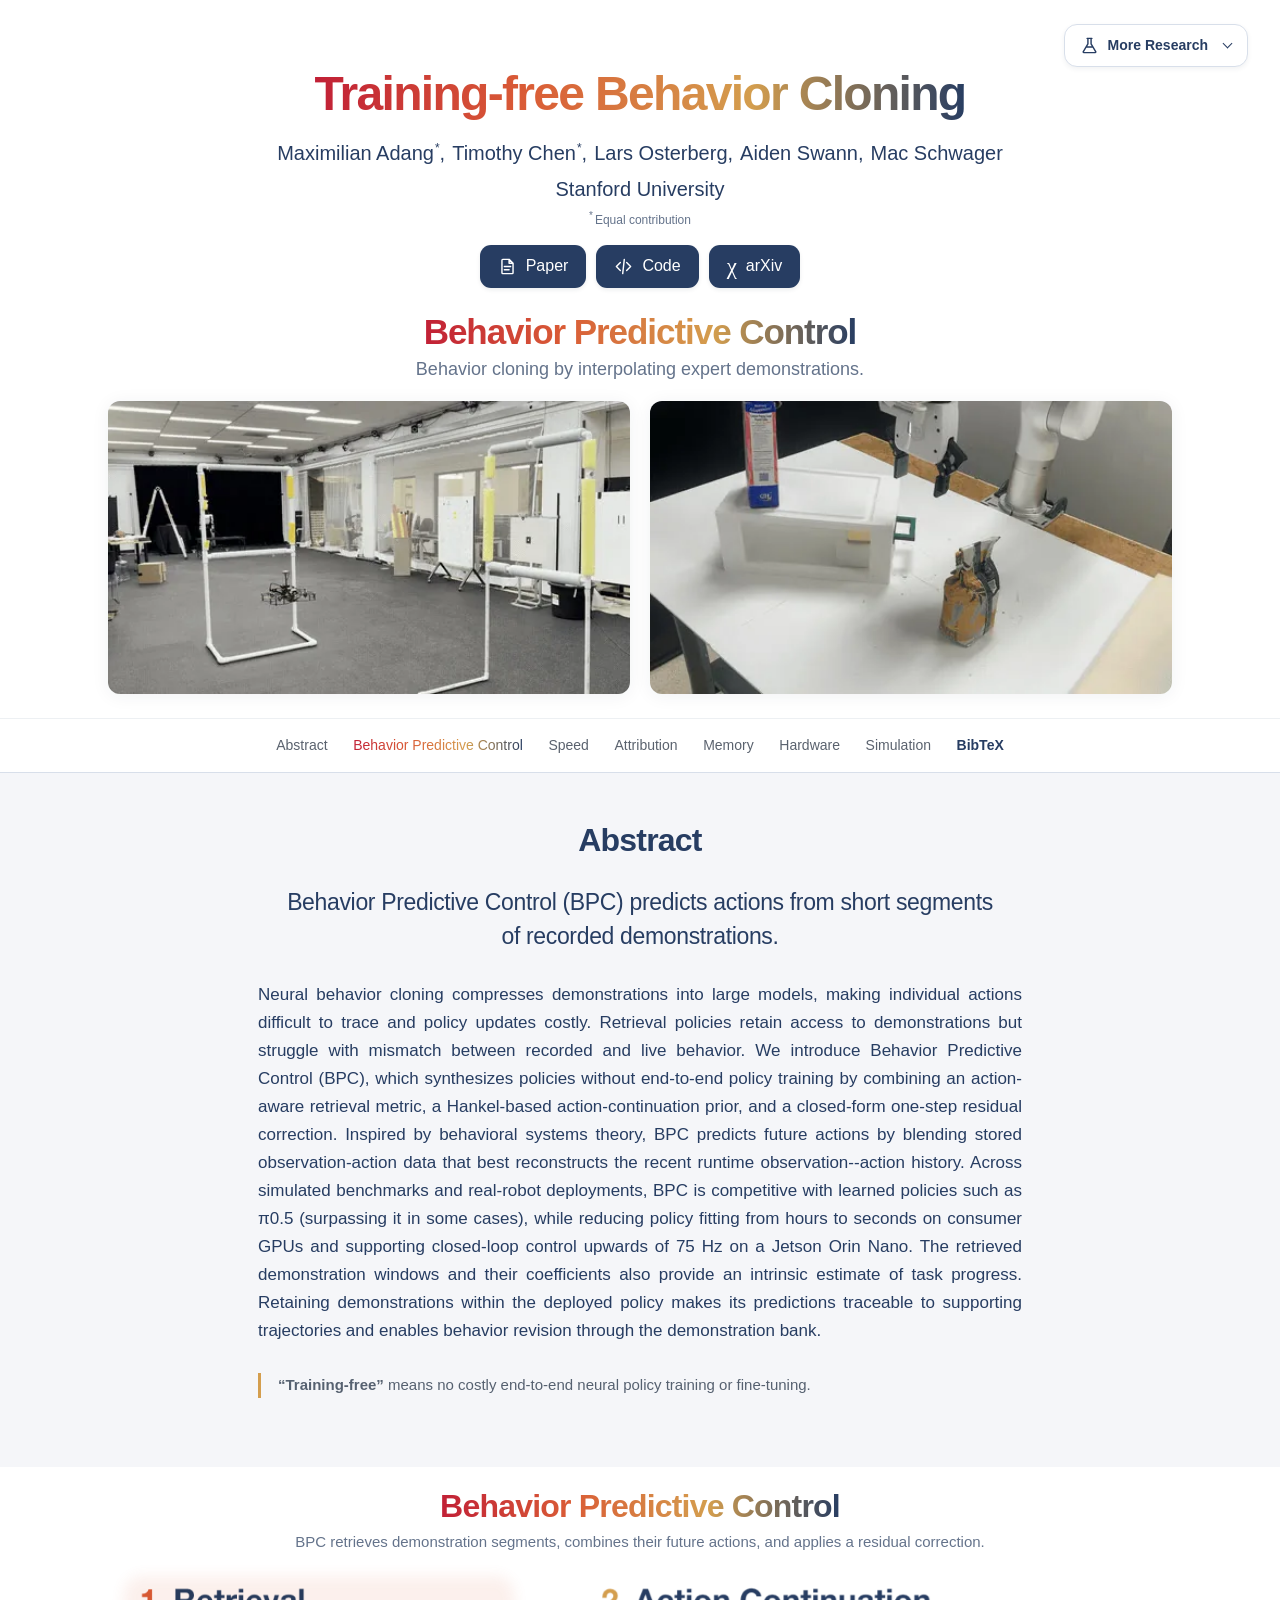
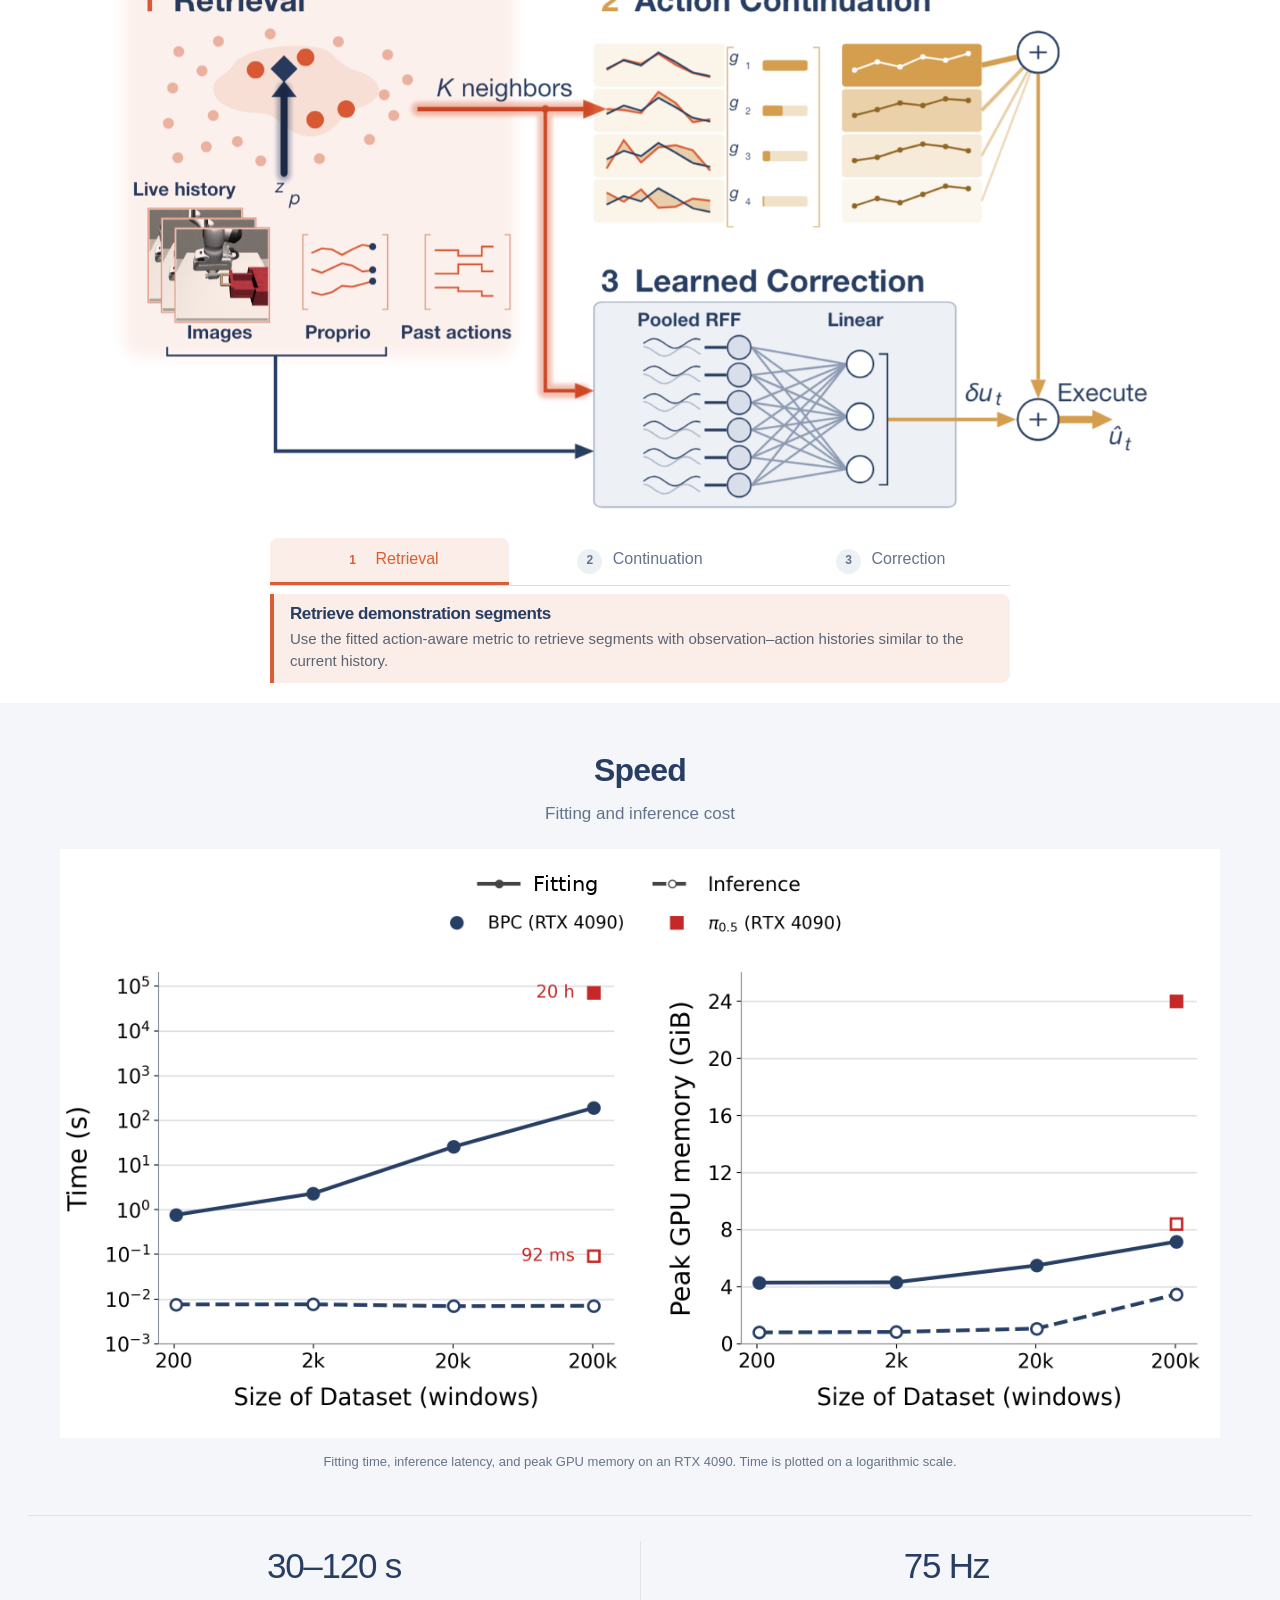
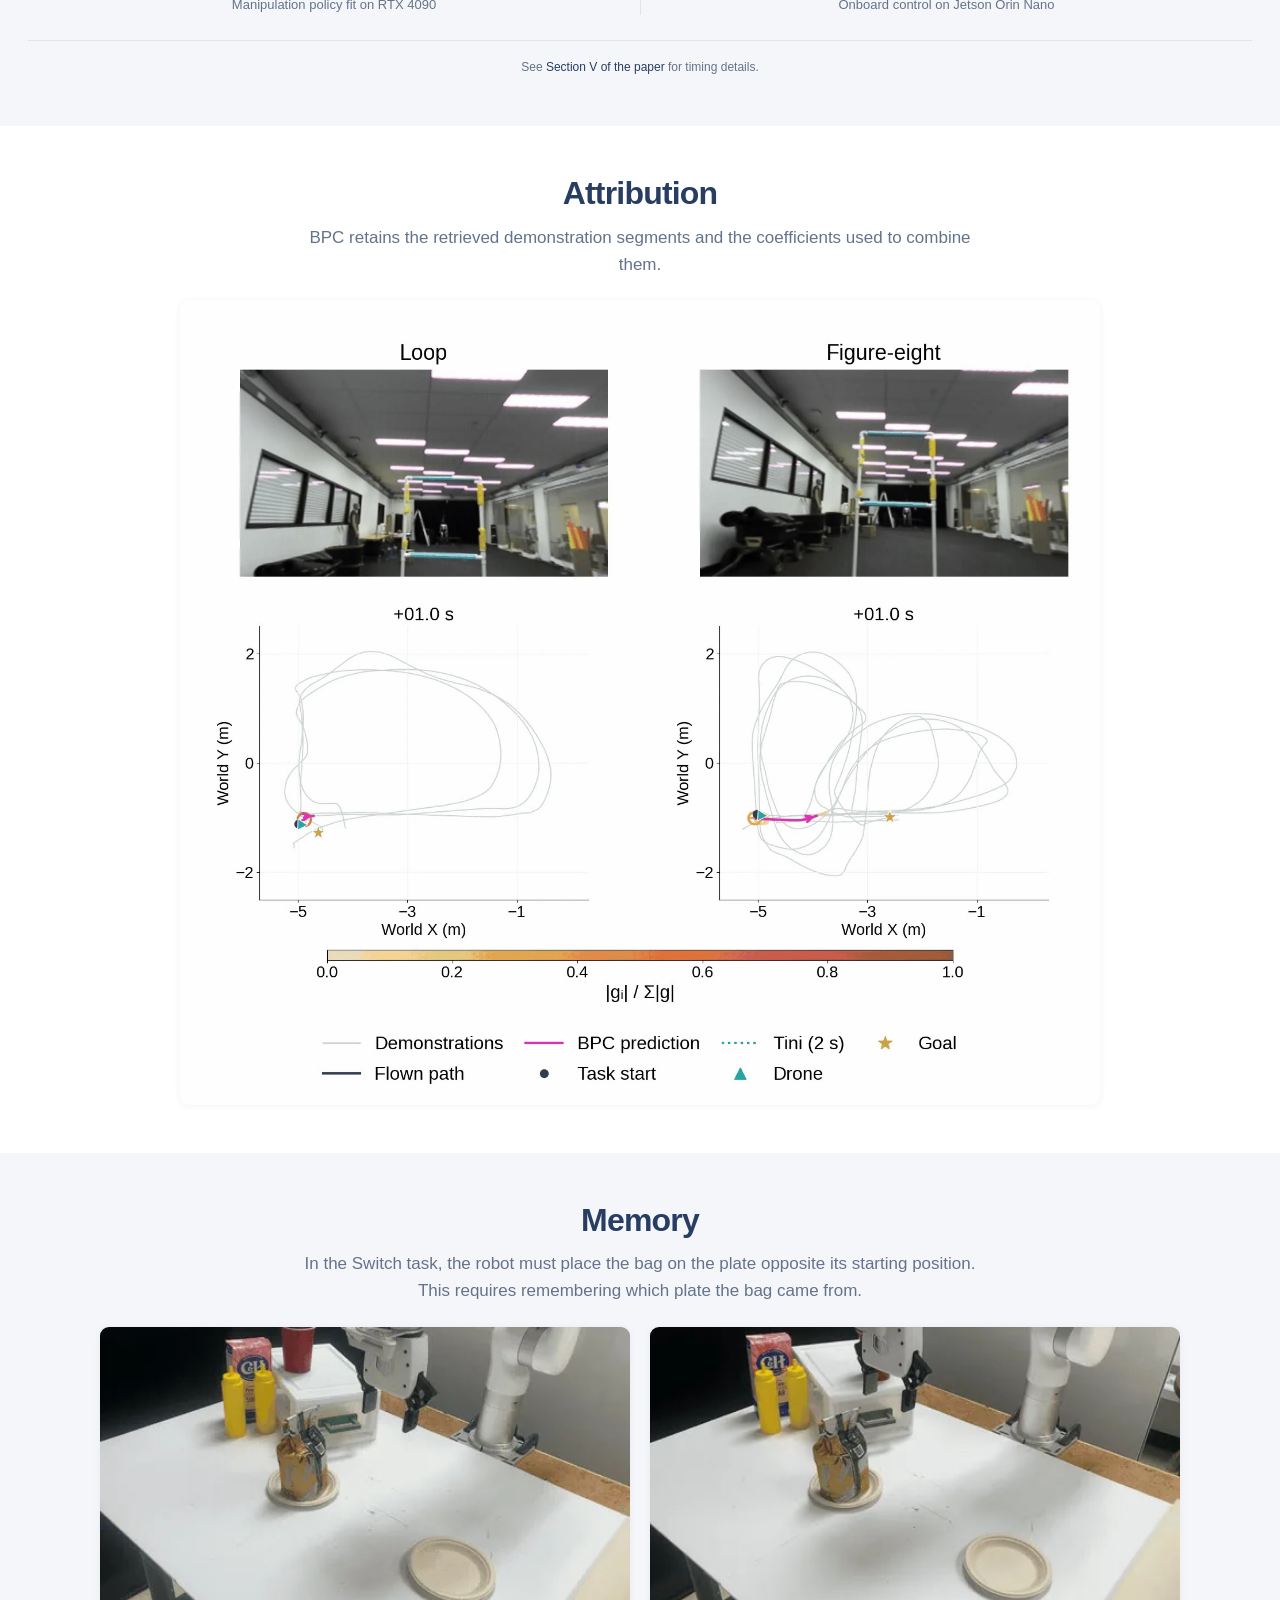
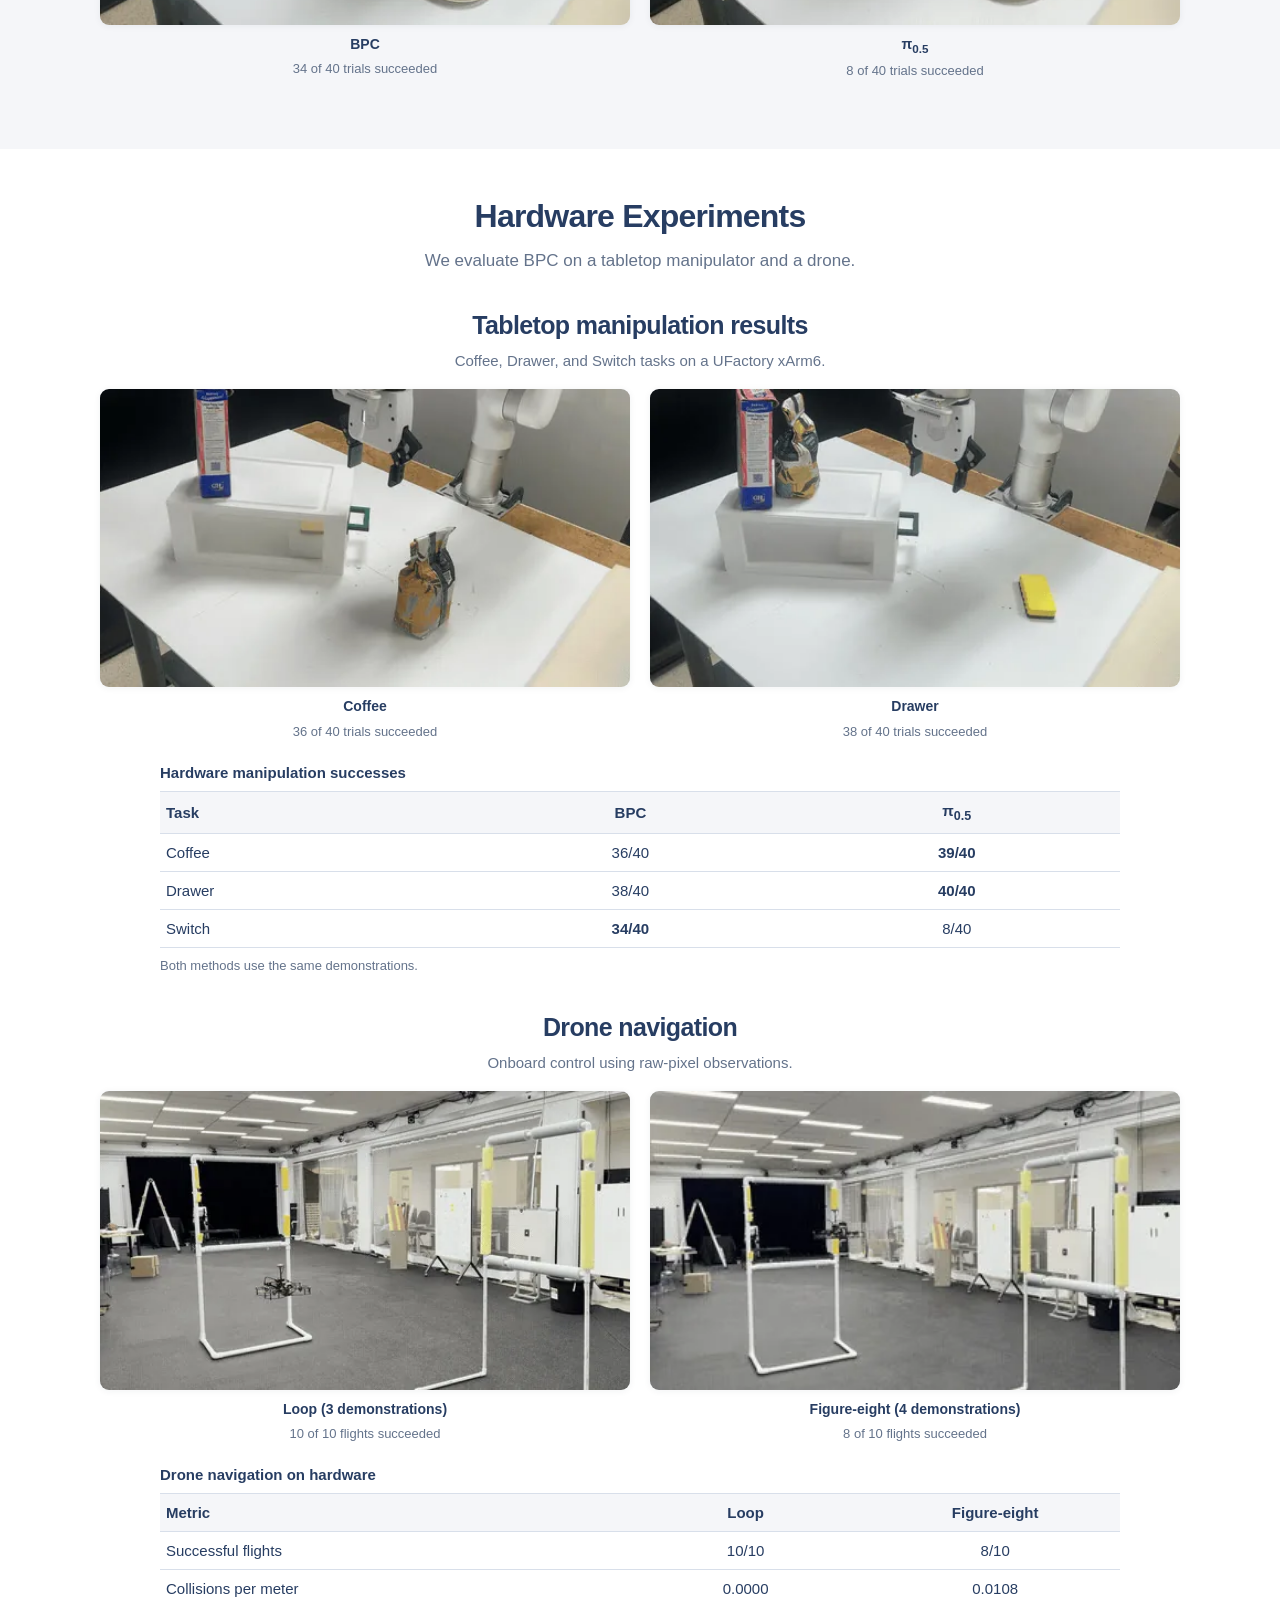
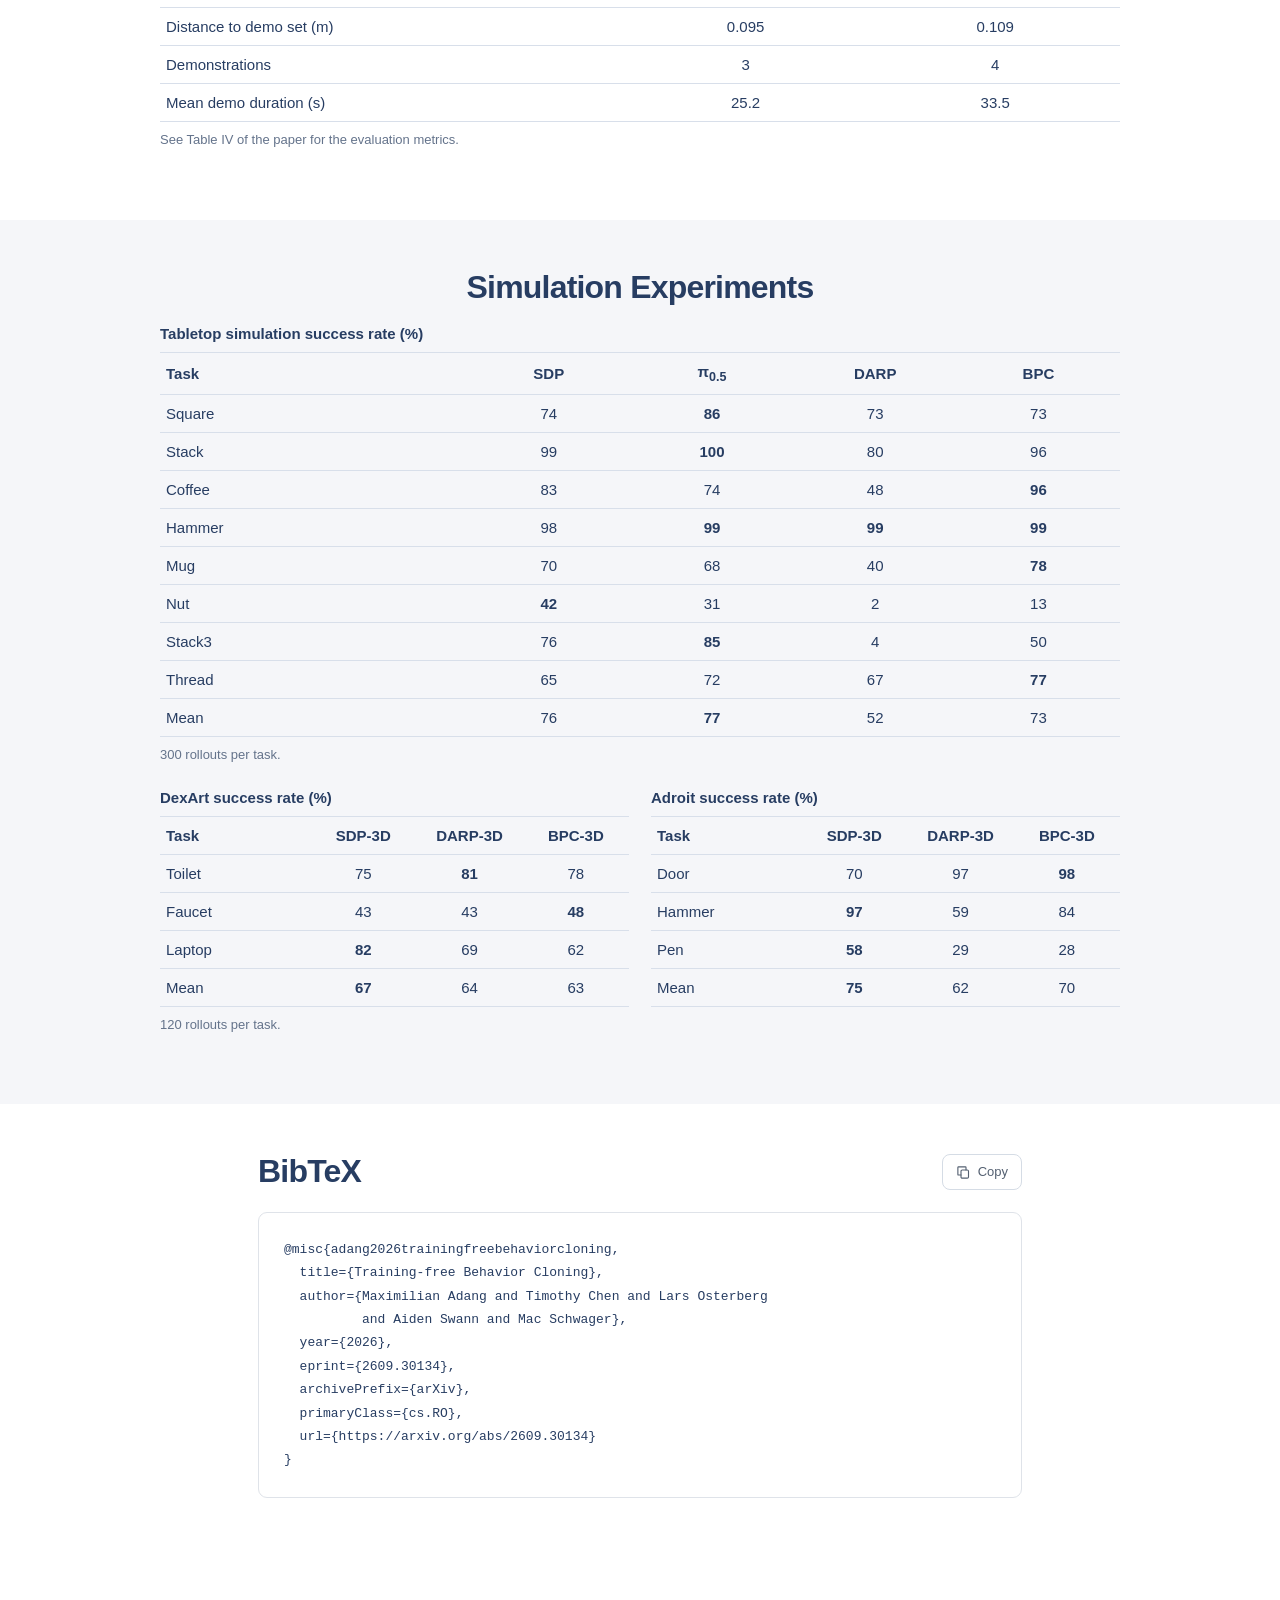
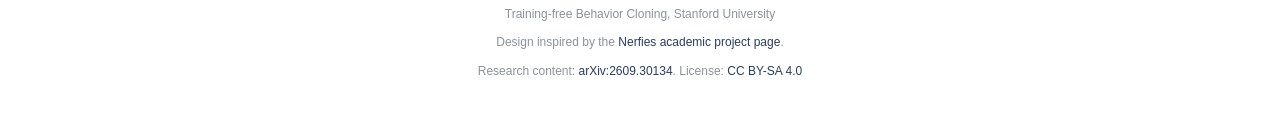
<file: index.html>
<!doctype html>
<html lang="en">
<head>
  <meta charset="utf-8">
  <meta name="viewport" content="width=device-width, initial-scale=1">
  <meta name="theme-color" content="#ffffff">
  <title>Training-free Behavior Cloning</title>
  <meta name="description" content="Behavior Predictive Control uses stored demonstrations to predict robot actions without end-to-end neural policy training. Research from Stanford University.">
  <meta property="og:title" content="Training-free Behavior Cloning">
  <meta property="og:description" content="Behavior Predictive Control: robot imitation through retrieval, action continuation, and closed-form correction.">
  <meta property="og:type" content="website">
  <meta property="og:url" content="https://trainingfreebehaviorcloning.github.io/">
  <meta property="og:image" content="https://trainingfreebehaviorcloning.github.io/assets/method-slide.png">
  <link rel="canonical" href="https://trainingfreebehaviorcloning.github.io/">
  <link rel="icon" href="assets/favicon.svg?v=b050019cfcfc" type="image/svg+xml">
  <link rel="stylesheet" href="styles.css?v=44ad5ca562e9">
  <script src="script.js?v=a08d89b75a66" defer></script>
</head>
<body>
  <a class="skip-link" href="#main">Skip to content</a>
  <svg class="icon-library" xmlns="http://www.w3.org/2000/svg" aria-hidden="true">
    <symbol id="icon-paper" viewBox="0 0 24 24"><path d="M14 3H6a1 1 0 0 0-1 1v16a1 1 0 0 0 1 1h12a1 1 0 0 0 1-1V8zM14 3v5h5M8 12h8M8 16h6"/></symbol>
    <symbol id="icon-code" viewBox="0 0 24 24"><path d="m8 7-5 5 5 5m8-10 5 5-5 5m-3-14-2 18"/></symbol>
    <symbol id="icon-play" viewBox="0 0 24 24"><path d="m9 5 11 7-11 7z"/></symbol>
    <symbol id="icon-copy" viewBox="0 0 24 24"><rect x="8" y="8" width="12" height="13" rx="2"/><path d="M16 8V4a1 1 0 0 0-1-1H4a1 1 0 0 0-1 1v11a1 1 0 0 0 1 1h4"/></symbol>
    <symbol id="icon-flask" viewBox="0 0 24 24"><path d="M9 3h6M10 3v7L4 20a1 1 0 0 0 1 1h14a1 1 0 0 0 1-1l-6-10V3M8 14h8"/></symbol>
    <symbol id="icon-arrow" viewBox="0 0 24 24"><path d="M5 12h14m-6-6 6 6-6 6"/></symbol>
  </svg>

  <aside class="research-menu">
    <details id="research-dropdown">
      <summary><svg class="icon"><use href="#icon-flask"/></svg> More Research <span class="chevron" aria-hidden="true"></span></summary>
      <div class="research-links">
        <a href="https://stanfordmsl.github.io/alt/" target="_blank" rel="noopener"><strong>Demystifying Robot Diffusion Policies</strong><span>Action memorization and lookup table policies</span></a>
        <a href="https://losterberg3.github.io/unimem-vla/" target="_blank" rel="noopener"><strong>UniMem</strong><span>Visual and textual memory for robot control</span></a>
        <a href="https://singerpaper.github.io/" target="_blank" rel="noopener"><strong>SINGER</strong><span>Onboard vision-language navigation for drones</span></a>
        <a href="https://msl.stanford.edu/" target="_blank" rel="noopener"><strong>Stanford MSL</strong><span>Multi-Robot Systems Lab</span></a>
      </div>
    </details>
  </aside>

  <header class="paper-header" id="top">
    <h1 class="gradient-text">Training-free Behavior Cloning</h1>
    <p class="authors"><span>Maximilian Adang<sup>*</sup></span><span>Timothy Chen<sup>*</sup></span><span>Lars Osterberg</span><span>Aiden Swann</span><span>Mac Schwager</span></p>
    <p class="affiliation">Stanford University</p>
    <p class="contribution"><sup>*</sup>Equal contribution</p>
    <div class="resource-links" aria-label="Paper resources">
      <a class="pill" href="https://arxiv.org/pdf/2609.30134" target="_blank" rel="noopener"><svg class="icon"><use href="#icon-paper"/></svg> Paper</a>
      <a class="pill" href="https://github.com/madang6/bpc" target="_blank" rel="noopener"><svg class="icon"><use href="#icon-code"/></svg> Code</a>
      <a class="pill" href="https://arxiv.org/abs/2609.30134" target="_blank" rel="noopener"><span class="arxiv-icon" aria-hidden="true">χ</span> arXiv</a>
    </div>
  </header>

  <main id="main">
    <section class="teaser container" id="video" aria-label="Short robot demonstrations">
      <h2 class="teaser-title gradient-text">Behavior Predictive Control</h2>
      <p class="teaser-subtitle">Behavior cloning by interpolating expert demonstrations.</p>
      <div class="hero-demos">
        <figure>
          <div class="demo-media"><img class="demo-animation" fetchpriority="high" src="assets/drone-loop.webp?v=82adf5b639df" width="480" height="270" alt="Short BPC drone navigation demonstration"><video id="teaser-drone" class="demo-animation" width="480" height="270" data-src="assets/drone-loop.mp4?v=f7ef40886078" preload="none" muted loop playsinline aria-hidden="true"></video></div>
          <!-- <figcaption>Drone navigation <span>19-second loop</span></figcaption> -->
        </figure>
        <figure>
          <div class="demo-media"><img class="demo-animation" src="assets/coffee.webp?v=dff7e0913e80" width="480" height="270" alt="Short BPC tabletop manipulation demonstration"><video id="teaser-arm" class="demo-animation" width="480" height="270" data-src="assets/coffee.mp4?v=f2c117e40690" preload="none" muted loop playsinline aria-hidden="true"></video></div>
          <!-- <figcaption>Tabletop manipulation <span>16-second loop</span></figcaption> -->
        </figure>
      </div>
    </section>

    <nav class="section-nav" aria-label="On this page">
      <a href="#abstract">Abstract</a>
      <a href="#method"><span class="gradient-text">Behavior Predictive Control</span></a>
      <a href="#speed">Speed</a>
      <a href="#attribution">Attribution</a>
      <a href="#memory">Memory</a>
      <a href="#experiments">Hardware</a>
      <a href="#simulation-benchmarks">Simulation</a>
      <a href="#bibtex">BibTeX</a>
    </nav>

    <section class="section tinted" id="abstract">
      <div class="reading-width">
        <h2>Abstract</h2>
        <p class="lead">Behavior Predictive Control (BPC) predicts actions from short segments of recorded demonstrations.</p>
        <!-- <p>At each control step, BPC retrieves observation–action histories similar to the robot’s current history. It fits coefficients to reconstruct that history and uses the same coefficients to combine the retrieved future actions. A fitted residual model corrects the prediction.</p> -->
         <p>Neural behavior cloning compresses demonstrations into large models, making individual actions difficult to trace and policy updates costly. Retrieval policies retain access to demonstrations but struggle with mismatch between recorded and live behavior. We introduce Behavior Predictive Control (BPC), which synthesizes policies without end-to-end policy training by combining an action-aware retrieval metric, a Hankel-based action-continuation prior, and a closed-form one-step residual correction. Inspired by behavioral systems theory, BPC predicts future actions by blending stored observation-action data that best reconstructs the recent runtime observation--action history. Across simulated benchmarks and real-robot deployments, BPC is competitive with learned policies such as π0.5 (surpassing it in some cases), while reducing policy fitting from hours to seconds on consumer GPUs and supporting closed-loop control upwards of 75 Hz on a Jetson Orin Nano. The retrieved demonstration windows and their coefficients also provide an intrinsic estimate of task progress. Retaining demonstrations within the deployed policy makes its predictions traceable to supporting trajectories and enables behavior revision through the demonstration bank.</p>
        <p class="definition"><strong>“Training-free”</strong> means no costly end-to-end neural policy training or fine-tuning.</p>
        <!-- <a class="text-link" href="https://arxiv.org/abs/2609.30134" target="_blank" rel="noopener">Read the full abstract <svg class="icon"><use href="#icon-arrow"/></svg></a> -->
      </div>
    </section>

    <section class="section" id="method" data-active-step="retrieval">
      <div class="container">
        <h2 class="gradient-text">Behavior Predictive Control</h2>
        <p class="section-intro">BPC retrieves demonstration segments, combines their future actions, and applies a residual correction.</p>
        <figure class="method-figure">
          <div class="method-diagram" role="group" aria-label="Interactive BPC method diagram">
            <img src="assets/method-slide.webp?v=824fb9488526" srcset="assets/method-slide-small.webp?v=8e545cb1a55f 960w, assets/method-slide.webp?v=824fb9488526 1920w, assets/method-slide@2x.webp?v=cef8267e3dfd 3840w" sizes="auto, (max-width: 520px) calc((100vw - 26px) * 1920 / 1380), 1560px" decoding="async" alt="BPC method diagram: retrieve demonstration segments using images, proprioception, and past actions; combine their future actions; and add a residual correction using pooled random Fourier features." width="1920" height="1080" loading="lazy">
            <svg class="method-highlights" viewBox="0 0 1920 1080" aria-hidden="true" focusable="false">
              <defs>
                <filter id="method-area-glow" filterUnits="userSpaceOnUse" x="0" y="0" width="1920" height="1080" color-interpolation-filters="sRGB"><feGaussianBlur stdDeviation="9"/></filter>
                <filter id="method-arrow-glow" filterUnits="userSpaceOnUse" x="0" y="0" width="1920" height="1080" color-interpolation-filters="sRGB"><feGaussianBlur stdDeviation="3"/></filter>
              </defs>
              <g class="method-highlight" data-step="retrieval">
                <rect class="method-area" x="350" y="293" width="500" height="488" rx="24" fill="#DA5D36"/>
                <g class="method-arrow-glow">
                  <path d="M555 547V438" stroke="#273D62"/>
                  <path d="M727 463H942 M889 463V824H937" stroke="#DA5D36"/>
                </g>
              </g>
              <g class="method-highlight" data-step="continuation">
                <rect class="method-area" x="940" y="293" width="620" height="335" rx="24" fill="#D49E4E"/>
                <g class="method-arrow-glow" stroke="#D49E4E">
                  <path d="M1448 406L1494 395 M1448 466L1500 409 M1448 526L1508 417 M1448 586L1518 418 M1519 417V820 M1547 861H1604"/>
                  <circle cx="1519" cy="390" r="26"/>
                  <circle cx="1519" cy="860" r="26"/>
                </g>
              </g>
              <g class="method-highlight" data-step="correction">
                <rect class="method-area" x="940" y="651" width="490" height="331" rx="24" fill="#273D62"/>
                <g class="method-arrow-glow">
                  <path d="M727 463H889V824H937" stroke="#DA5D36"/>
                  <path d="M544 779V901H937" stroke="#273D62"/>
                  <path d="M1327 861H1490 M1547 861H1604" stroke="#D49E4E"/>
                  <circle cx="1519" cy="860" r="26" stroke="#D49E4E"/>
                </g>
              </g>
            </svg>
            <button type="button" class="method-hotspot is-active" data-step="retrieval" aria-label="Retrieval component" aria-controls="method-panel" aria-pressed="true"></button>
            <button type="button" class="method-hotspot" data-step="continuation" aria-label="Action continuation component" aria-controls="method-panel" aria-pressed="false"></button>
            <button type="button" class="method-hotspot" data-step="correction" aria-label="Learned correction component" aria-controls="method-panel" aria-pressed="false"></button>
          </div>
        </figure>
        <div class="method-tabs" role="tablist" aria-label="BPC method steps">
          <button role="tab" id="tab-retrieval" aria-selected="true" aria-controls="method-panel" tabindex="0" data-step="retrieval"><span>1</span> Retrieval</button>
          <button role="tab" id="tab-continuation" aria-selected="false" aria-controls="method-panel" tabindex="-1" data-step="continuation"><span>2</span> Continuation</button>
          <button role="tab" id="tab-correction" aria-selected="false" aria-controls="method-panel" tabindex="-1" data-step="correction"><span>3</span> Correction</button>
        </div>
        <div class="method-panel" id="method-panel" role="tabpanel" aria-labelledby="tab-retrieval" aria-live="polite" aria-atomic="true" tabindex="0"><h3>Retrieve demonstration segments</h3><p>Use the fitted action-aware metric to retrieve segments with observation–action histories similar to the current history.</p></div>
      </div>
    </section>

    <section class="section tinted" id="speed">
      <div class="container">
        <h2>Speed</h2>
        <p class="section-intro">Fitting and inference cost</p>
        <figure class="original-figure" id="computation-figure"><a href="assets/computation-scaling-fitting.svg?v=61252b2f6dc9" target="_blank" rel="noopener" aria-label="Open the full-size computation scaling figure"><img decoding="async" src="assets/computation-scaling-fitting.svg?v=61252b2f6dc9" width="2600" height="1320" loading="lazy" alt="Fitting time, inference latency, and peak GPU memory over 200 to 200,000 demonstration windows, comparing BPC and pi 0.5 on an RTX 4090."></a><figcaption>Fitting time, inference latency, and peak GPU memory on an RTX 4090. Time is plotted on a logarithmic scale.</figcaption></figure>
        <div class="timing-strip"><div><strong>30–120 s</strong><span>Manipulation policy fit on RTX 4090</span></div><div><strong>75 Hz</strong><span>Onboard control on Jetson Orin Nano</span></div></div>
        <p class="source-note">See <a href="https://arxiv.org/html/2609.30134v1#S5" target="_blank" rel="noopener">Section V of the paper</a> for timing details.</p>
      </div>
    </section>

    <section class="section" id="attribution">
      <div class="container">
        <h2>Attribution</h2>
        <p class="section-intro">BPC retains the retrieved demonstration segments and the coefficients used to combine them.</p>
        <figure class="attribution-figure">
          <div class="demo-media"><img class="demo-animation" loading="lazy" decoding="async" src="assets/data-attribution.webp?v=331e33458294" width="1600" height="1400" alt="Data attribution for Loop and Figure-eight drone flights"><video class="demo-animation" width="1280" height="1120" data-src="assets/data-attribution.mp4?v=cca2cbbb93fa" preload="none" muted loop playsinline aria-hidden="true"></video></div>
        </figure>
      </div>
    </section>

    <section class="section tinted" id="memory">
      <div class="container">
        <h2>Memory</h2>
        <p class="section-intro" id="switch-comparison">In the Switch task, the robot must place the bag on the plate opposite its starting position. This requires remembering which plate the bag came from.</p>
        <div class="demo-grid">
          <figure><div class="demo-media"><img class="demo-animation" loading="lazy" decoding="async" src="assets/switch-bpc.webp?v=15561070dc5f" width="480" height="270" alt="BPC on the Switch task"><video class="demo-animation" width="480" height="270" data-src="assets/switch-bpc.mp4?v=cf6f69bce89b" preload="none" muted loop playsinline aria-hidden="true"></video></div><figcaption>BPC<span class="demo-result">34 of 40 trials succeeded</span></figcaption></figure>
          <figure><div class="demo-media"><img class="demo-animation" loading="lazy" decoding="async" src="assets/switch-pi05.webp?v=031ebd57b456" width="480" height="270" alt="Pi 0.5 on the Switch task"><video class="demo-animation" width="480" height="270" data-src="assets/switch-pi05.mp4?v=879dfe9a2364" preload="none" muted loop playsinline aria-hidden="true"></video></div><figcaption>π<sub>0.5</sub><span class="demo-result">8 of 40 trials succeeded</span></figcaption></figure>
        </div>
      </div>
    </section>

    <section class="section" id="experiments">
      <div class="container">
        <h2>Hardware Experiments</h2>
        <p class="section-intro">We evaluate BPC on a tabletop manipulator and a drone.</p>
        <div class="experiment-subsection">
          <h3>Tabletop manipulation results</h3>
          <p class="subsection-intro">Coffee, Drawer, and Switch tasks on a UFactory xArm6.</p>
          <div class="demo-grid">
            <figure><div class="demo-media"><img class="demo-animation" loading="lazy" decoding="async" src="assets/coffee.webp?v=dff7e0913e80" width="480" height="270" alt="BPC Coffee task hardware demonstration"><video class="demo-animation" width="480" height="270" data-src="assets/coffee.mp4?v=f2c117e40690" preload="none" muted loop playsinline aria-hidden="true"></video></div><figcaption>Coffee<span class="demo-result">36 of 40 trials succeeded</span></figcaption></figure>
            <figure><div class="demo-media"><img class="demo-animation" loading="lazy" decoding="async" src="assets/drawer.webp?v=b35d24184d14" width="480" height="270" alt="BPC Drawer task hardware demonstration"><video class="demo-animation" width="480" height="270" data-src="assets/drawer.mp4?v=fad487cf3ad2" preload="none" muted loop playsinline aria-hidden="true"></video></div><figcaption>Drawer<span class="demo-result">38 of 40 trials succeeded</span></figcaption></figure>
          </div>
          <div class="results-block">
            <table class="results-table">
              <caption>Hardware manipulation successes</caption>
              <thead>
                <tr>
                  <th scope="col">Task</th>
                  <th scope="col">BPC</th>
                  <th scope="col">π<sub>0.5</sub></th>
                </tr>
              </thead>
              <tbody>
                <tr><th scope="row">Coffee</th><td>36/40</td><td><strong>39/40</strong></td></tr>
                <tr><th scope="row">Drawer</th><td>38/40</td><td><strong>40/40</strong></td></tr>
                <tr><th scope="row">Switch</th><td><strong>34/40</strong></td><td>8/40</td></tr>
              </tbody>
            </table>
            <p class="results-note">Both methods use the same demonstrations.</p>
          </div>
        </div>
        <div class="experiment-subsection">
          <h3>Drone navigation</h3>
          <p class="subsection-intro">Onboard control using raw-pixel observations.</p>
          <div class="demo-grid">
            <figure><div class="demo-media"><img class="demo-animation" loading="lazy" decoding="async" src="assets/drone-loop.webp?v=82adf5b639df" width="480" height="270" alt="BPC drone Loop flight"><video class="demo-animation" width="480" height="270" data-src="assets/drone-loop.mp4?v=f7ef40886078" preload="none" muted loop playsinline aria-hidden="true"></video></div><figcaption>Loop (3 demonstrations)<span class="demo-result">10 of 10 flights succeeded</span></figcaption></figure>
            <figure><div class="demo-media"><img class="demo-animation" loading="lazy" decoding="async" src="assets/drone-figure-eight.webp?v=10d024d2514d" width="360" height="202" alt="BPC drone Figure-eight flight"><video class="demo-animation" width="360" height="202" data-src="assets/drone-figure-eight.mp4?v=25f773b34175" preload="none" muted loop playsinline aria-hidden="true"></video></div><figcaption>Figure-eight (4 demonstrations)<span class="demo-result">8 of 10 flights succeeded</span></figcaption></figure>
          </div>
          <div class="results-block">
            <table class="results-table results-table-metrics">
              <caption>Drone navigation on hardware</caption>
              <thead>
                <tr>
                  <th scope="col">Metric</th>
                  <th scope="col">Loop</th>
                  <th scope="col">Figure-eight</th>
                </tr>
              </thead>
              <tbody>
                <tr><th scope="row">Successful flights</th><td>10/10</td><td>8/10</td></tr>
                <tr><th scope="row">Collisions per meter</th><td>0.0000</td><td>0.0108</td></tr>
                <tr><th scope="row">Distance to demo set (m)</th><td>0.095</td><td>0.109</td></tr>
                <tr><th scope="row">Demonstrations</th><td>3</td><td>4</td></tr>
                <tr><th scope="row">Mean demo duration (s)</th><td>25.2</td><td>33.5</td></tr>
              </tbody>
            </table>
            <p class="results-note">See Table IV of the paper for the evaluation metrics.</p>
          </div>
        </div>
      </div>
    </section>

    <section class="section tinted" id="simulation-benchmarks">
      <div class="container">
        <h2>Simulation Experiments</h2>
        <div class="results-block">
          <table class="results-table">
            <caption>Tabletop simulation success rate (%)</caption>
            <thead>
              <tr>
                <th scope="col">Task</th>
                <th scope="col">SDP</th>
                <th scope="col">π<sub>0.5</sub></th>
                <th scope="col">DARP</th>
                <th scope="col">BPC</th>
              </tr>
            </thead>
            <tbody>
              <tr><th scope="row">Square</th><td>74</td><td><strong>86</strong></td><td>73</td><td>73</td></tr>
              <tr><th scope="row">Stack</th><td>99</td><td><strong>100</strong></td><td>80</td><td>96</td></tr>
              <tr><th scope="row">Coffee</th><td>83</td><td>74</td><td>48</td><td><strong>96</strong></td></tr>
              <tr><th scope="row">Hammer</th><td>98</td><td><strong>99</strong></td><td><strong>99</strong></td><td><strong>99</strong></td></tr>
              <tr><th scope="row">Mug</th><td>70</td><td>68</td><td>40</td><td><strong>78</strong></td></tr>
              <tr><th scope="row">Nut</th><td><strong>42</strong></td><td>31</td><td>2</td><td>13</td></tr>
              <tr><th scope="row">Stack3</th><td>76</td><td><strong>85</strong></td><td>4</td><td>50</td></tr>
              <tr><th scope="row">Thread</th><td>65</td><td>72</td><td>67</td><td><strong>77</strong></td></tr>
              <tr><th scope="row">Mean</th><td>76</td><td><strong>77</strong></td><td>52</td><td>73</td></tr>
            </tbody>
          </table>
          <p class="results-note">300 rollouts per task.</p>
        </div>
        <div class="results-block">
          <div class="results-pair">
            <table class="results-table">
              <caption>DexArt success rate (%)</caption>
              <thead>
                <tr>
                  <th scope="col">Task</th>
                  <th scope="col">SDP-3D</th>
                  <th scope="col">DARP-3D</th>
                  <th scope="col">BPC-3D</th>
                </tr>
              </thead>
              <tbody>
                <tr><th scope="row">Toilet</th><td>75</td><td><strong>81</strong></td><td>78</td></tr>
                <tr><th scope="row">Faucet</th><td>43</td><td>43</td><td><strong>48</strong></td></tr>
                <tr><th scope="row">Laptop</th><td><strong>82</strong></td><td>69</td><td>62</td></tr>
                <tr><th scope="row">Mean</th><td><strong>67</strong></td><td>64</td><td>63</td></tr>
              </tbody>
            </table>
            <table class="results-table">
              <caption>Adroit success rate (%)</caption>
              <thead>
                <tr>
                  <th scope="col">Task</th>
                  <th scope="col">SDP-3D</th>
                  <th scope="col">DARP-3D</th>
                  <th scope="col">BPC-3D</th>
                </tr>
              </thead>
              <tbody>
                <tr><th scope="row">Door</th><td>70</td><td>97</td><td><strong>98</strong></td></tr>
                <tr><th scope="row">Hammer</th><td><strong>97</strong></td><td>59</td><td>84</td></tr>
                <tr><th scope="row">Pen</th><td><strong>58</strong></td><td>29</td><td>28</td></tr>
                <tr><th scope="row">Mean</th><td><strong>75</strong></td><td>62</td><td>70</td></tr>
              </tbody>
            </table>
          </div>
          <p class="results-note">120 rollouts per task.</p>
        </div>
      </div>
    </section>

    <section class="section citation-section" id="bibtex">
      <div class="reading-width">
        <div class="citation-heading"><h2>BibTeX</h2><button id="copy-citation" class="copy-button"><svg class="icon"><use href="#icon-copy"/></svg><span>Copy</span></button></div>
        <pre><code id="citation">@misc{adang2026trainingfreebehaviorcloning,
  title={Training-free Behavior Cloning},
  author={Maximilian Adang and Timothy Chen and Lars Osterberg
          and Aiden Swann and Mac Schwager},
  year={2026},
  eprint={2609.30134},
  archivePrefix={arXiv},
  primaryClass={cs.RO},
  url={https://arxiv.org/abs/2609.30134}
}</code></pre>
        <p id="copy-status" role="status" aria-live="polite"></p>
      </div>
    </section>
  </main>
  <footer><p>Training-free Behavior Cloning, Stanford University</p><p>Design inspired by the <a href="https://github.com/nerfies/nerfies.github.io" target="_blank" rel="noopener">Nerfies academic project page</a>.</p><p>Research content: <a href="https://arxiv.org/abs/2609.30134" target="_blank" rel="noopener">arXiv:2609.30134</a>. License: <a href="https://creativecommons.org/licenses/by-sa/4.0/" target="_blank" rel="noopener">CC BY-SA 4.0</a></p></footer>
</body>
</html>
</file>
<file: styles.css>
:root{--ink:#273D62;--muted:#64738B;--navy:#273D62;--red:#C12036;--orange:#DA5D36;--gold:#D49E4E;--bronze:#906524;--line:#D8DFEA;--wash:#F5F6F9;--radius:12px;font-family:Arial,Helvetica,sans-serif;color:var(--ink);font-size:17px;line-height:1.65;font-synthesis:none;scroll-behavior:smooth;scroll-padding-top:80px}
*{box-sizing:border-box}body{margin:0;background:#fff}button,a,summary{-webkit-tap-highlight-color:transparent}a{color:var(--navy);text-decoration:none}a:hover{text-decoration:underline}button{font:inherit}button,summary{cursor:pointer}button:focus-visible,a:focus-visible,summary:focus-visible,[tabindex]:focus-visible{outline:3px solid var(--navy);outline-offset:5px}img{display:block;max-width:100%;height:auto}figure,p{margin:0}p+p{margin-top:1em}h1,h2,h3{line-height:1.23;letter-spacing:-.025em;margin:0}h2{font-size:32px;text-align:center;font-weight:600}h3{font-size:22px;font-weight:600}.container{max-width:1280px;margin:0 auto;padding:0 28px}.reading-width{max-width:820px;margin:0 auto;padding:0 28px}.section{padding:48px 0}.tinted{background:var(--wash)}.icon-library{position:absolute;width:0;height:0;overflow:hidden}.icon{width:19px;height:19px;flex-shrink:0;fill:none;stroke:currentColor;stroke-width:1.8;stroke-linecap:round;stroke-linejoin:round}.skip-link{position:absolute;left:15px;top:-80px;z-index:10;background:#fff;padding:8px 16px}.skip-link:focus{top:10px}.sr-only{position:absolute;width:1px;height:1px;padding:0;margin:-1px;overflow:hidden;clip:rect(0,0,0,0);white-space:nowrap;border:0}
.research-menu{position:absolute;right:32px;top:24px;z-index:3;font-size:14px}.research-menu details{position:relative}.research-menu summary{list-style:none;display:flex;align-items:center;gap:9px;border:1px solid var(--line);border-radius:13px;box-shadow:0 2px 5px #182a4510;background:white;padding:9px 15px;font-weight:600}.research-menu summary::-webkit-details-marker{display:none}.chevron{width:7px;height:7px;border-right:1.7px solid;border-bottom:1.7px solid;transform:rotate(45deg);margin:-4px 1px 0 7px}.research-menu details[open] .chevron{transform:rotate(225deg);margin-top:3px}.research-links{position:absolute;right:0;top:54px;width:310px;border:1px solid var(--line);background:white;border-radius:12px;box-shadow:0 10px 35px #1524361c;padding:8px}.research-links a{display:block;padding:13px 14px;color:var(--ink);border-radius:8px}.research-links a:hover{background:var(--wash);text-decoration:none}.research-links span{display:block;color:var(--muted);font-size:13px;line-height:1.4;margin-top:3px}
.paper-header{text-align:center;padding:64px 24px 22px}.paper-header h1{font-size:48px;font-weight:600;letter-spacing:-.035em;max-width:1050px;margin:0 auto 14px}.authors{display:flex;justify-content:center;flex-wrap:wrap;gap:2px 0;color:var(--navy);font-size:20px;line-height:1.6}.authors span:not(:last-child)::after{content:",";margin-right:7px}.authors sup{font-size:12px;margin-left:1px}.affiliation{font-size:20px;margin-top:4px}.contribution{font-size:12px;color:var(--muted);margin-top:2px}.contribution sup{margin-right:2px}.resource-links{display:flex;justify-content:center;flex-wrap:wrap;gap:10px;margin-top:14px}.pill{display:inline-flex;align-items:center;justify-content:center;gap:9px;min-height:43px;padding:7px 18px;background:var(--navy);color:white;border-radius:11px;box-shadow:0 2px 4px #17263514;font-size:16px;transition:background .15s,transform .15s}.pill:hover{background:var(--red);transform:translateY(-1px);text-decoration:none}.arxiv-icon{font-family:Georgia,serif;font-size:23px;line-height:1}.pill.unavailable{background:#edf0f4;color:#69727d;box-shadow:none;gap:7px}.pill small{font-size:9px;line-height:1.2;max-width:35px;text-align:left;text-transform:uppercase;font-weight:bold;letter-spacing:.025em}
.teaser{max-width:1120px;padding-bottom:24px;text-align:center}.teaser-title{font-size:35px;font-weight:600;letter-spacing:-.03em;margin-bottom:2px}.teaser-subtitle{font-size:18px;color:var(--muted)}.teaser .demo-animation{width:100%;border-radius:var(--radius);background:#fff;box-shadow:0 2px 18px #25334510;aspect-ratio:16/9}.teaser figcaption{font-size:17px;line-height:1.55;max-width:790px;margin:22px auto 0;color:#4e5762}.section-nav{display:flex;justify-content:center;align-items:center;gap:clamp(12px, 2vw, 26px);position:sticky;top:0;z-index:2;border-top:1px solid #edf0f3;border-bottom:1px solid var(--line);background:#fffffff5;backdrop-filter:blur(12px);padding:15px 20px;font-size:14px}.section-nav a{color:#5a626e}.section-nav a:hover,.section-nav a[aria-current="location"]{color:var(--navy);text-decoration:none}.section-nav a[aria-current="location"]{font-weight:600}.lead{font-size:23px;line-height:1.5;text-align:center;letter-spacing:-.015em;margin:24px auto 27px;max-width:730px}.reading-width>p:not(.lead):not(.definition):not(#copy-status){text-align:justify}.definition{margin:28px 0 21px;padding-left:17px;border-left:3px solid #D49E4E;font-size:15px;color:#566170;text-align:left}.text-link{display:inline-flex;align-items:center;gap:8px;font-size:15px;font-weight:600}.text-link .icon{width:17px;height:17px}.section-intro{text-align:center;color:var(--muted);max-width:700px;margin:10px auto 22px;line-height:1.6}.method-figure img{width:100%;height:auto}.method-tabs{display:flex;gap:12px;max-width:740px;margin:8px auto 0;border-bottom:1px solid var(--line)}.method-tabs button{flex:1;border:0;border-bottom:3px solid transparent;padding:8px;background:transparent;color:var(--muted);font-size:16px;white-space:nowrap}.method-tabs button span{display:inline-flex;align-items:center;justify-content:center;width:25px;height:25px;border-radius:50%;background:#edf0f4;margin-right:6px;font-size:12px;font-weight:bold}.method-tabs button[aria-selected=true]{color:var(--navy);border-bottom-color:var(--navy)}.method-tabs button[aria-selected=true] span{background:#EDF0F5}.method-panel{max-width:740px;margin:0 auto}.method-panel h3{font-size:17px;margin-bottom:3px}.method-panel p{color:#596473;font-size:15px;line-height:1.5}
.experiment-layout{display:grid;grid-template-columns:1.2fr 1fr;gap:48px;align-items:start}.experiment-layout h3{margin-bottom:8px}.table-description{font-size:13px;color:var(--muted);margin-bottom:17px}table{border-collapse:collapse;width:100%;font-variant-numeric:tabular-nums;font-size:16px;text-align:center}th,td{padding:13px 8px;border-bottom:1px solid var(--line);}thead th{font-size:13px;color:var(--muted);font-weight:normal;border-top:1px solid var(--line)}th:first-child{text-align:left}tbody th{font-weight:500}.ours{background:#EDF0F5}.ours th{color:var(--navy);font-weight:600}.ours th span{font-size:9px;text-transform:uppercase;background:#D8DFEA;padding:2px 5px;vertical-align:middle;margin-left:3px;border-radius:3px}.caption{font-size:13px;line-height:1.6;color:var(--muted);margin-top:15px}.drone-row{display:flex;gap:20px;justify-content:space-between;margin-top:25px}.drone-row>div{flex:1}.drone-row strong{font-size:49px;line-height:1.3;font-weight:500;color:var(--navy);letter-spacing:-.055em;display:block}.drone-row strong span{font-size:30px;color:#8d98a8}.drone-row>div>span{font-size:12px;color:var(--muted);display:block;margin-top:3px}.timing-strip{display:grid;grid-template-columns:1fr 1fr;text-align:center;border-top:1px solid #dfe4ea;border-bottom:1px solid #dfe4ea;margin-top:42px;padding:25px 0}.timing-strip>div+div{border-left:1px solid #dfe4ea}.timing-strip strong{display:block;font-size:35px;font-weight:500;line-height:1.4;letter-spacing:-.035em}.timing-strip span{display:block;font-size:13px;color:var(--muted);margin-top:4px}.source-note{font-size:12px;color:var(--muted);text-align:center;margin-top:17px}.simulation-details{text-align:center;margin-top:25px}.citation-heading{display:flex;justify-content:space-between;align-items:center;margin-bottom:20px}.citation-heading h2{text-align:left}.copy-button{background:white;border:1px solid #d5dce5;border-radius:8px;padding:6px 13px;display:flex;align-items:center;gap:7px;font-size:13px;color:#546071}.copy-button:hover{background:#edf1f8}.copy-button .icon{width:15px;height:15px}pre{margin:0;background:#eceedf00;border:1px solid #dfe3e9;border-radius:9px;padding:25px;overflow:auto;font-size:13px;line-height:1.8;color:var(--navy);tab-size:2}code{font-family:ui-monospace,SFMono-Regular,Consolas,monospace}#copy-status{min-height:1.5em;color:var(--navy);font-size:12px;margin-top:8px}.citation-section{padding-bottom:45px}footer{text-align:center;padding:35px 24px 40px;color:#8b929d;font-size:12px;line-height:1.8}footer p+p{margin-top:7px}footer a{color:var(--navy)}
@media(min-width:1500px){.paper-header{padding-top:70px}}
@media(max-width:800px){.research-menu{top:16px;right:20px}.paper-header{padding-top:70px}.paper-header h1{font-size:39px;max-width:650px}.authors{font-size:18px;max-width:610px;margin:auto}.affiliation{font-size:18px}.teaser-title{font-size:31px}.experiment-layout{grid-template-columns:1fr;gap:35px}.drone-row{justify-content:start;max-width:420px}.section{padding:44px 0}.section-nav{gap:22px}}
@media(max-width:520px){:root{font-size:16px;scroll-padding-top:65px}.container,.reading-width{padding-left:20px;padding-right:20px}.research-menu{right:16px;top:14px}.research-menu summary{padding:7px 11px;font-size:12px}.research-menu summary .icon{width:15px;height:15px}.research-links{width:280px}.paper-header{padding:66px 20px 18px}.paper-header h1{font-size:37px;line-height:1.13;max-width:380px;margin-bottom:12px}.authors{font-size:16px;line-height:1.75;max-width:360px}.affiliation{font-size:17px;margin-top:4px}.contribution{font-size:11px}.resource-links{gap:8px;margin-top:12px}.pill{font-size:14px;padding:7px 12px;min-height:40px;gap:7px}.pill .icon{width:16px;height:16px}.pill small{font-size:8px;max-width:31px}.teaser{padding-bottom:20px}.teaser-title{font-size:27px;line-height:1.3}.teaser-subtitle{font-size:15px;margin-top:5px}.teaser .demo-animation{border-radius:8px}.teaser figcaption{font-size:15px;margin-top:17px}.section-nav{gap:19px;font-size:12px;padding:13px 15px;justify-content:flex-start;overflow-x:auto;white-space:nowrap}.section-nav a{flex-shrink:0}h2{font-size:28px;line-height:1.3}.section{padding:36px 0}.lead{font-size:21px;line-height:1.45;margin:22px 0}.reading-width>p:not(.lead):not(.definition):not(#copy-status){text-align:left}.section-intro{font-size:15px;margin-bottom:16px}.method-tabs{gap:2px}.method-tabs button{font-size:14px;padding:12px 0}.method-tabs button span{width:20px;height:20px;margin-right:3px;font-size:10px}.method-panel h3{font-size:19px}.method-panel p{font-size:15px}.experiment-layout h3{font-size:21px}th,td{padding:12px 7px;font-size:14px}.drone-row strong{font-size:44px}.timing-strip{margin-top:28px;padding:20px 0;gap:10px}.timing-strip strong{font-size:29px}.timing-strip span{font-size:11px;max-width:130px;margin:5px auto 0;line-height:1.5}.source-note{font-size:11px}.simulation-details .text-link{font-size:13px}pre{font-size:11px;padding:18px 15px}.citation-heading h2{font-size:28px}footer{padding:27px 20px;font-size:11px}}
@media(prefers-reduced-motion:reduce){:root{scroll-behavior:auto}*{transition:none!important}}
.attribution-figure{max-width:920px;margin:0 auto}.demo-animation{display:block;width:100%;height:auto;background:#f0f2f5;border-radius:9px;box-shadow:0 1px 7px #25334510}.attribution-figure figcaption,.original-figure figcaption{font-size:13px;line-height:1.6;color:var(--muted);text-align:center;max-width:780px;margin:14px auto 0}.experiment-subsection{margin-top:36px}.experiment-subsection>h3{text-align:center;font-size:25px}.subsection-intro{text-align:center;color:var(--muted);font-size:15px;max-width:710px;margin:8px auto 16px}.demo-grid{display:grid;grid-template-columns:1fr 1fr;gap:20px;margin:16px auto 20px;max-width:1080px}.demo-grid figcaption{text-align:center;font-size:14px;margin-top:8px;font-weight:600;color:var(--navy)}
.demo-result {
  display: block;
  margin-top: 2px;
  color: var(--muted);
  font-size: 13px;
  font-weight: 400;
  font-variant-numeric: tabular-nums;
}.demo-grid .demo-animation{aspect-ratio:16/9;object-fit:contain}.original-figure{margin:20px auto;max-width:1160px}.original-figure>a{display:block;background:white;border-radius:7px}.original-figure img{width:100%;height:auto}.experiment-subsection h4{font-size:21px;letter-spacing:-.02em;font-weight:600;text-align:center;margin:26px 0 0}.experiment-subsection .timing-strip{margin-top:30px}.original-figure a:focus-visible{outline-offset:3px}
@media(max-width:520px){.demo-grid{grid-template-columns:1fr;gap:16px;margin:14px auto 20px}.experiment-subsection{margin-top:28px}.experiment-subsection>h3{font-size:23px}.experiment-subsection h4{font-size:20px;margin-top:24px}.original-figure figcaption,.attribution-figure figcaption{font-size:12px}.subsection-intro{font-size:14px}.attribution-figure{margin:0 -6px}.original-figure>a{border:1px solid var(--line)}.demo-grid figcaption{font-size:13px}}

/* Palette sampled from the original PowerPoint header and method diagram. */
.gradient-text{width:fit-content;max-width:100%;margin-left:auto;margin-right:auto;background:linear-gradient(90deg,var(--red) 0%,var(--orange) 33%,var(--gold) 67%,var(--navy) 100%);-webkit-background-clip:text;background-clip:text;color:transparent}
.hero-demos{display:grid;grid-template-columns:1fr 1fr;gap:20px;margin-top:16px}.hero-demos figure{min-width:0}.hero-demos .demo-animation{width:100%;aspect-ratio:16/9}.hero-demos figcaption{font-size:15px;font-weight:600;margin:11px 0 0;color:var(--navy);line-height:1.5}.hero-demos figcaption span{display:block;font-size:12px;font-weight:400;color:var(--muted);margin-top:1px}.teaser-caption{font-size:16px;line-height:1.6;color:var(--muted);max-width:790px;margin:23px auto 0}
.method-tabs button[data-step=retrieval]{--step-color:var(--orange);--step-wash:#FBEDE7}.method-tabs button[data-step=continuation]{--step-color:var(--bronze);--step-wash:#FAF4E9}.method-tabs button[data-step=correction]{--step-color:var(--navy);--step-wash:#EDF0F5}.method-tabs button[aria-selected=true]{color:var(--step-color);border-bottom-color:var(--step-color)}.method-tabs button[aria-selected=true] span{background:var(--step-wash)}
@media(max-width:520px){.hero-demos{grid-template-columns:1fr;gap:14px;margin-top:12px}.hero-demos figcaption{font-size:14px}.hero-demos figcaption span{display:inline;margin-left:8px;font-size:11px}.teaser-caption{font-size:14px;margin-top:22px}}
@media(forced-colors:active){.gradient-text{background:none;color:CanvasText}}

/* Regions follow the original 1920 × 1080 PowerPoint diagram. */

.method-highlights{position:absolute;inset:0;z-index:1;width:100%;height:100%;pointer-events:none;mix-blend-mode:multiply}
.method-highlight{opacity:0;transition:opacity .15s}
.method-area{opacity:.09;filter:url(#method-area-glow)}
.method-arrow-glow{fill:none;stroke-width:18;stroke-linecap:round;stroke-linejoin:round;opacity:.38;filter:url(#method-arrow-glow)}
#method[data-active-step=retrieval] .method-highlight[data-step=retrieval],#method[data-active-step=continuation] .method-highlight[data-step=continuation],#method[data-active-step=correction] .method-highlight[data-step=correction]{opacity:1}
.method-hotspot{position:absolute;z-index:2;display:block;padding:0;border:0;background:transparent;appearance:none}
.method-hotspot[data-step=retrieval]{left:18.2%;top:27%;width:26.5%;height:45.4%;--hotspot-color:var(--orange);--hotspot-wash:#DA5D3610}
.method-hotspot[data-step=continuation]{left:48.9%;top:27%;width:32.5%;height:31.3%;--hotspot-color:var(--gold);--hotspot-wash:#D49E4E14}
.method-hotspot[data-step=correction]{left:48.9%;top:60%;width:25.8%;height:31.5%;--hotspot-color:var(--navy);--hotspot-wash:#273D620B}
.method-hotspot:focus-visible{outline:none}
.method-hotspot:focus-visible::after{content:"";position:absolute;top:-6px;left:4%;right:4%;height:3px;border-radius:2px;background:var(--hotspot-color)}
#method[data-active-step=retrieval]{--method-color:var(--orange);--method-wash:#FBEDE7}
#method[data-active-step=continuation]{--method-color:var(--gold);--method-wash:#FAF4E9}
#method[data-active-step=correction]{--method-color:var(--navy);--method-wash:#EDF0F5}
.method-tabs button[aria-selected=true]{background:var(--step-wash);border-radius:8px 8px 0 0}
.method-panel{margin-top:8px;padding:10px 16px;border-left:4px solid var(--method-color);border-radius:0 9px 9px 0;background:var(--method-wash);transition:background .15s,border-color .15s}
@media(max-width:520px){.method-panel{padding:10px 12px}.method-tabs button{font-size:13px}}
@media(forced-colors:active){.method-hotspot:focus-visible::after{background:Highlight}.method-panel{border-left-color:Highlight}}

.demo-media {
  position: relative;
}
.demo-media > video {
  position: absolute;
  inset: 0;
  height: 100%;
  object-fit: contain;
  opacity: 0;
}
.demo-media > video.is-playing {
  opacity: 1;
}

#method {
  padding-block: 20px;
  scroll-margin-top: -20px;
}
#method .section-intro {
  max-width: 52rem;
  margin: 4px auto 10px;
  font-size: 15px;
}

/* Frame the flowchart inside the original 1920 × 1080 slide.
   The inset is 320px from the left and 278px from the top. */
.method-figure {
  position: relative;
  overflow: clip;
  width: min(100%, clamp(560px, (100svh - 334px) * 1380 / 724, 1120px));
  aspect-ratio: 1380 / 724;
  margin: 0 auto;
}
.method-diagram {
  position: absolute;
  isolation: isolate;
  width: calc(100% * 1920 / 1380);
  left: calc(-100% * 320 / 1380);
  top: calc(-100% * 278 / 724);
}
@media (max-width: 520px) {
  #method {
    scroll-margin-top: 0;
  }
  .method-figure {
    width: calc(100% + 14px);
    margin-inline: -7px;
  }
}

.results-block {
  max-width: 960px;
  margin: 16px auto 22px;
}
.results-pair {
  display: grid;
  grid-template-columns: repeat(2, minmax(0, 1fr));
  gap: 22px;
}
.results-table {
  table-layout: fixed;
  color: var(--ink);
  font-size: 15px;
  line-height: 1.4;
}
.results-table caption {
  padding-bottom: 8px;
  font-weight: 600;
  text-align: left;
}
.results-table th,
.results-table td {
  padding: 8px 6px;
}
.results-table thead th {
  background: var(--wash);
  color: var(--navy);
  font-size: inherit;
  font-weight: 600;
}
.results-table th:first-child {
  width: 32%;
}
.results-table-metrics th:first-child {
  width: 48%;
}
.results-note {
  margin-top: 8px;
  color: var(--muted);
  font-size: 13px;
  line-height: 1.5;
}
.results-note a {
  text-decoration: underline;
  text-underline-offset: 2px;
}
@media (max-width: 720px) {
  .results-pair {
    grid-template-columns: 1fr;
    gap: 16px;
  }
  .results-table {
    font-size: 14px;
  }
  .results-table th,
  .results-table td {
    padding-inline: 4px;
  }
}

@media (max-width: 960px) {
  .section-nav {
    justify-content: flex-start;
    overflow-x: auto;
    white-space: nowrap;
  }
  .section-nav a {
    flex-shrink: 0;
  }
}
</file>
